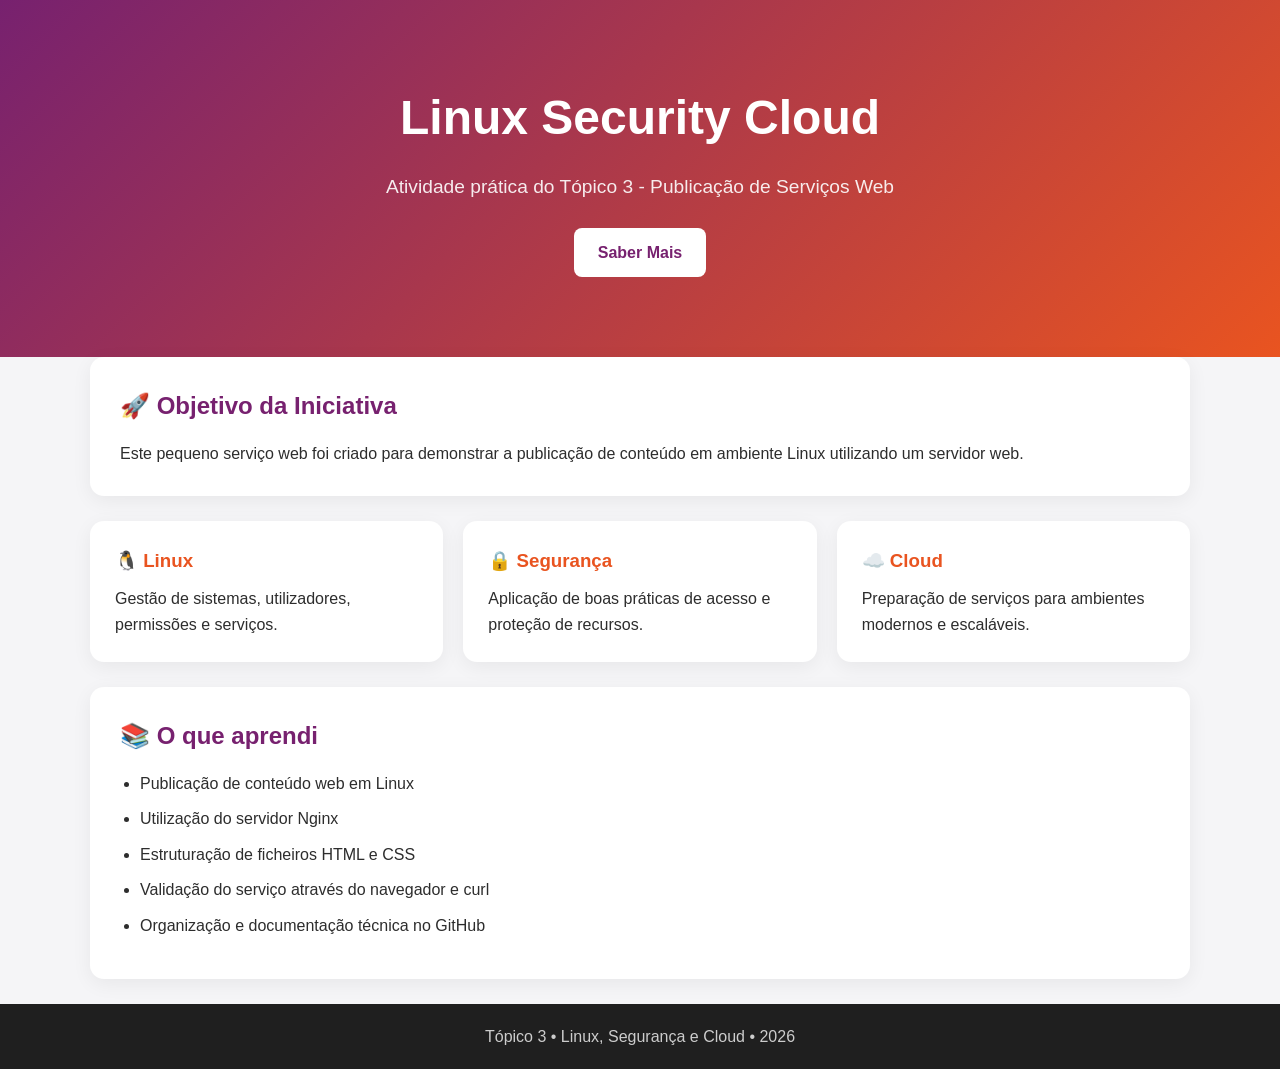
<file: topico-03/atividade-individual/site/index.html>
<!DOCTYPE html>
<html lang="pt">
<head>
    <meta charset="UTF-8">
    <meta name="viewport" content="width=device-width, initial-scale=1.0">
    <title>Linux Security Cloud</title>
    <link rel="stylesheet" href="style.css">
</head>
<body>

<header>
    <div class="container">
        <h1>Linux Security Cloud</h1>
        <p>Atividade prática do Tópico 3 - Publicação de Serviços Web</p>
        <a href="sobre.html" class="btn">Saber Mais</a>
    </div>
</header>

<main class="container">

    <section class="card">
        <h2>🚀 Objetivo da Iniciativa</h2>
        <p>
            Este pequeno serviço web foi criado para demonstrar a publicação
            de conteúdo em ambiente Linux utilizando um servidor web.
        </p>
    </section>

    <section class="features">

        <div class="feature-card">
            <h3>🐧 Linux</h3>
            <p>
                Gestão de sistemas, utilizadores, permissões e serviços.
            </p>
        </div>

        <div class="feature-card">
            <h3>🔒 Segurança</h3>
            <p>
                Aplicação de boas práticas de acesso e proteção de recursos.
            </p>
        </div>

        <div class="feature-card">
            <h3>☁️ Cloud</h3>
            <p>
                Preparação de serviços para ambientes modernos e escaláveis.
            </p>
        </div>

    </section>

    <section class="card">
        <h2>📚 O que aprendi</h2>

        <ul>
            <li>Publicação de conteúdo web em Linux</li>
            <li>Utilização do servidor Nginx</li>
            <li>Estruturação de ficheiros HTML e CSS</li>
            <li>Validação do serviço através do navegador e curl</li>
            <li>Organização e documentação técnica no GitHub</li>
        </ul>
    </section>

</main>

<footer>
    <p>Tópico 3 • Linux, Segurança e Cloud • 2026</p>
</footer>

</body>
</html>
</file>
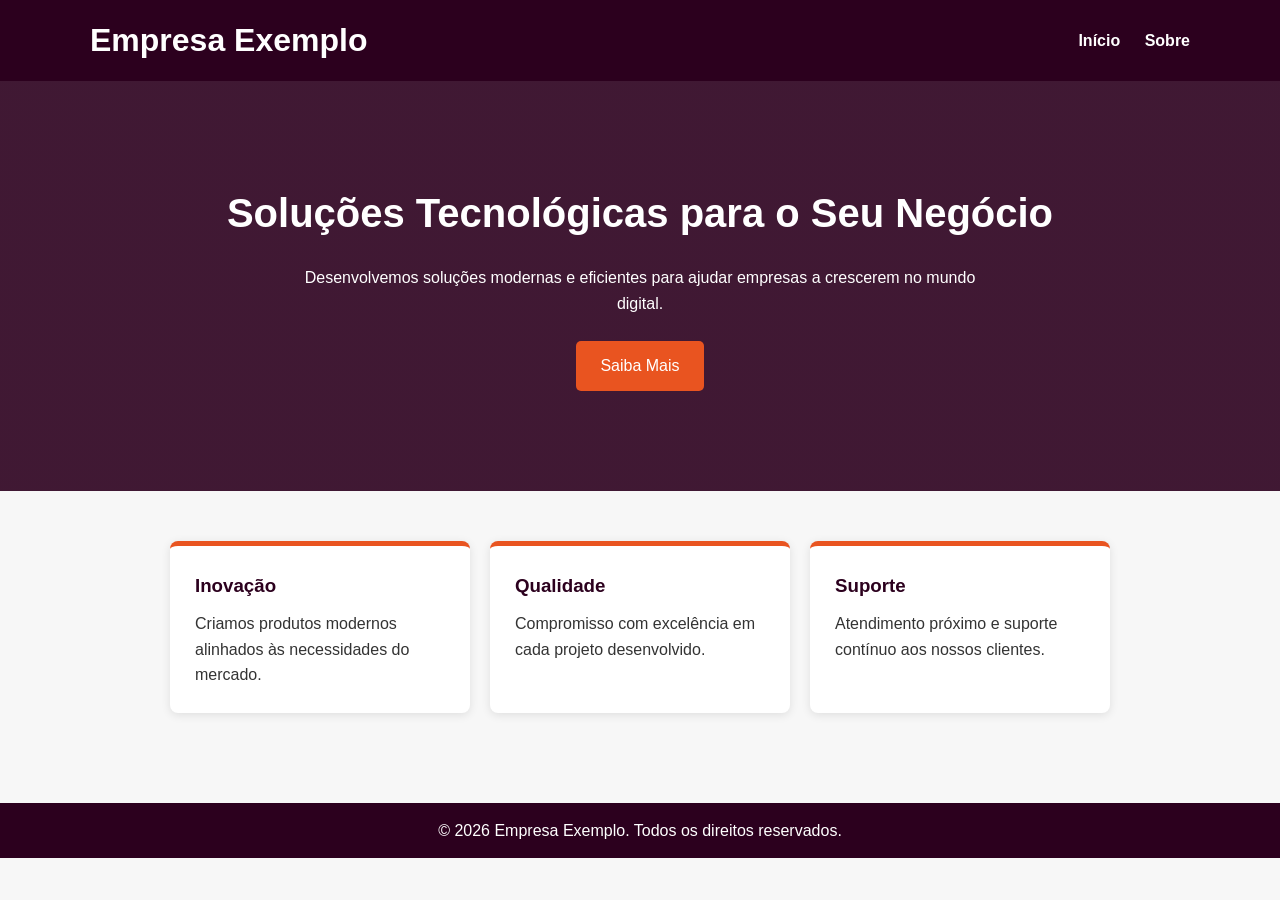
<file: topico-03/trabalho-grupo/site/index.html>
<!DOCTYPE html>
<html lang="pt">
<head>
    <meta charset="UTF-8">
    <meta name="viewport" content="width=device-width, initial-scale=1.0">
    <title>Empresa Exemplo</title>
    <link rel="stylesheet" href="style.css">
</head>
<body>

    <header>
        <div class="container">
            <h1>Empresa Exemplo</h1>
            <nav>
                <a href="/">Início</a>
                <a href="sobre.html">Sobre</a>
            </nav>
        </div>
    </header>

    <main>
        <section class="hero">
            <h2>Soluções Tecnológicas para o Seu Negócio</h2>
            <p>
                Desenvolvemos soluções modernas e eficientes para ajudar
                empresas a crescerem no mundo digital.
            </p>
            <a href="sobre.html" class="btn">Saiba Mais</a>
        </section>

        <section class="cards">
            <div class="card">
                <h3>Inovação</h3>
                <p>Criamos produtos modernos alinhados às necessidades do mercado.</p>
            </div>

            <div class="card">
                <h3>Qualidade</h3>
                <p>Compromisso com excelência em cada projeto desenvolvido.</p>
            </div>

            <div class="card">
                <h3>Suporte</h3>
                <p>Atendimento próximo e suporte contínuo aos nossos clientes.</p>
            </div>
        </section>
    </main>

    <footer>
        <p>&copy; 2026 Empresa Exemplo. Todos os direitos reservados.</p>
    </footer>

</body>
</html>
</file>
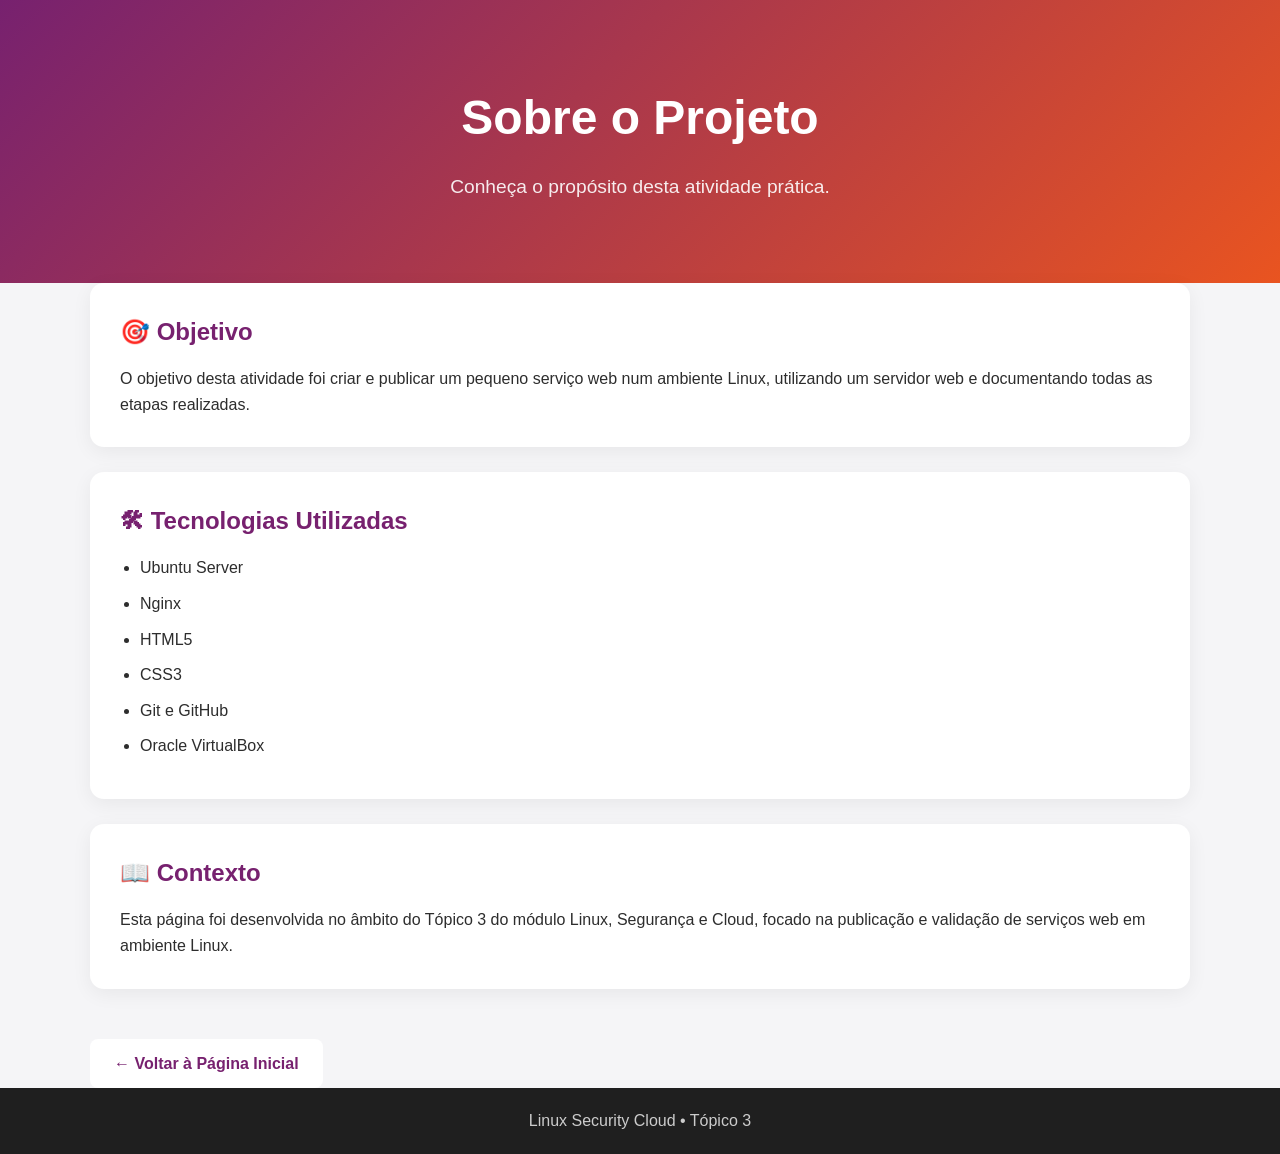
<file: topico-03/atividade-individual/site/sobre.html>
<!DOCTYPE html>
<html lang="pt">
<head>
    <meta charset="UTF-8">
    <meta name="viewport" content="width=device-width, initial-scale=1.0">
    <title>Sobre o Projeto</title>
    <link rel="stylesheet" href="style.css">
</head>
<body>

<header>
    <div class="container">
        <h1>Sobre o Projeto</h1>
        <p>Conheça o propósito desta atividade prática.</p>
    </div>
</header>

<main class="container">

    <section class="card">
        <h2>🎯 Objetivo</h2>

        <p>
            O objetivo desta atividade foi criar e publicar um pequeno
            serviço web num ambiente Linux, utilizando um servidor web
            e documentando todas as etapas realizadas.
        </p>
    </section>

    <section class="card">
        <h2>🛠 Tecnologias Utilizadas</h2>

        <ul>
            <li>Ubuntu Server</li>
            <li>Nginx</li>
            <li>HTML5</li>
            <li>CSS3</li>
            <li>Git e GitHub</li>
            <li>Oracle VirtualBox</li>
        </ul>
    </section>

    <section class="card">
        <h2>📖 Contexto</h2>

        <p>
            Esta página foi desenvolvida no âmbito do Tópico 3 do módulo
            Linux, Segurança e Cloud, focado na publicação e validação
            de serviços web em ambiente Linux.
        </p>
    </section>

    <a href="index.html" class="btn">← Voltar à Página Inicial</a>

</main>

<footer>
    <p>Linux Security Cloud • Tópico 3</p>
</footer>
</file>
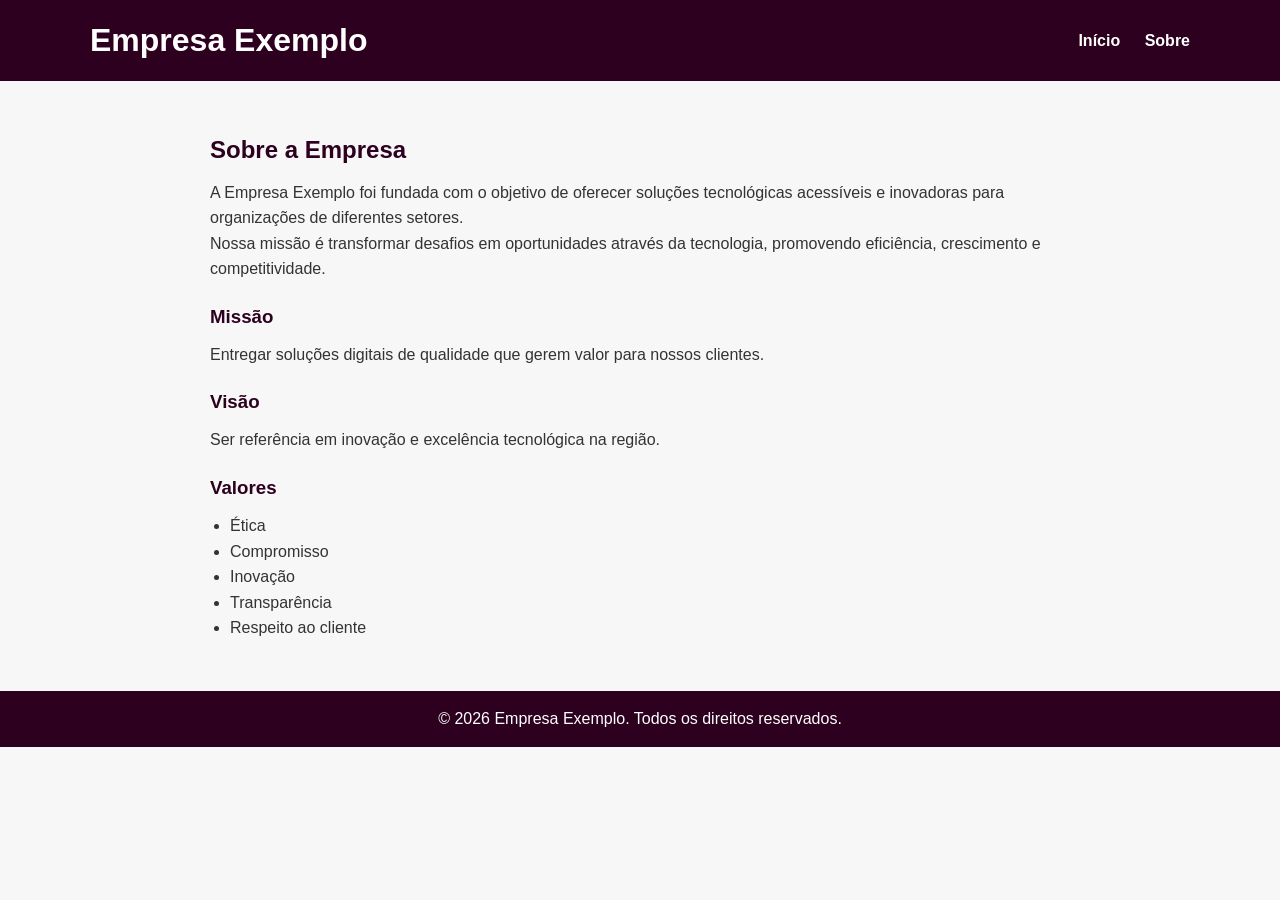
<file: topico-03/trabalho-grupo/site/sobre.html>
<!DOCTYPE html>
<html lang="pt">
<head>
    <meta charset="UTF-8">
    <meta name="viewport" content="width=device-width, initial-scale=1.0">
    <title>Sobre Nós</title>
    <link rel="stylesheet" href="style.css">
</head>
<body>

    <header>
        <div class="container">
            <h1>Empresa Exemplo</h1>
            <nav>
                <a href="/">Início</a>
                <a href="sobre.html">Sobre</a>
            </nav>
        </div>
    </header>

    <main class="content">
        <h2>Sobre a Empresa</h2>

        <p>
            A Empresa Exemplo foi fundada com o objetivo de oferecer soluções
            tecnológicas acessíveis e inovadoras para organizações de diferentes
            setores.
        </p>

        <p>
            Nossa missão é transformar desafios em oportunidades através da
            tecnologia, promovendo eficiência, crescimento e competitividade.
        </p>

        <h3>Missão</h3>
        <p>
            Entregar soluções digitais de qualidade que gerem valor para nossos clientes.
        </p>

        <h3>Visão</h3>
        <p>
            Ser referência em inovação e excelência tecnológica na região.
        </p>

        <h3>Valores</h3>
        <ul>
            <li>Ética</li>
            <li>Compromisso</li>
            <li>Inovação</li>
            <li>Transparência</li>
            <li>Respeito ao cliente</li>
        </ul>
    </main>

    <footer>
        <p>&copy; 2026 Empresa Exemplo. Todos os direitos reservados.</p>
    </footer>

</body>
</html>
</file>
<file: topico-03/atividade-individual/site/style.css>
* {
    margin: 0;
    padding: 0;
    box-sizing: border-box;
}

body {
    font-family: "Ubuntu", Arial, sans-serif;
    background: #f5f5f7;
    color: #2d2d2d;
    line-height: 1.6;
}

.container {
    width: 90%;
    max-width: 1100px;
    margin: auto;
}

header {
    background: linear-gradient(135deg, #77216F, #E95420);
    color: white;
    text-align: center;
    padding: 80px 20px;
}

header h1 {
    font-size: 3rem;
    margin-bottom: 15px;
}

header p {
    font-size: 1.2rem;
    opacity: 0.9;
}

.btn {
    display: inline-block;
    margin-top: 25px;
    background: white;
    color: #77216F;
    text-decoration: none;
    padding: 12px 24px;
    border-radius: 8px;
    font-weight: bold;
    transition: 0.3s;
}

.btn:hover {
    transform: translateY(-2px);
    box-shadow: 0 6px 15px rgba(0,0,0,.15);
}

main {
    margin-top: 40px;
    margin-bottom: 40px;
}

.card {
    background: white;
    padding: 30px;
    border-radius: 14px;
    margin-bottom: 25px;
    box-shadow: 0 5px 20px rgba(0,0,0,.06);
}

.card h2 {
    color: #77216F;
    margin-bottom: 15px;
}

.features {
    display: grid;
    grid-template-columns: repeat(auto-fit, minmax(250px, 1fr));
    gap: 20px;
    margin-bottom: 25px;
}

.feature-card {
    background: white;
    padding: 25px;
    border-radius: 14px;
    box-shadow: 0 5px 20px rgba(0,0,0,.06);
    transition: 0.3s;
}

.feature-card:hover {
    transform: translateY(-4px);
}

.feature-card h3 {
    color: #E95420;
    margin-bottom: 10px;
}

ul {
    margin-left: 20px;
}

li {
    margin-bottom: 10px;
}

footer {
    background: #1f1f1f;
    color: #ccc;
    text-align: center;
    padding: 20px;
}
</file>
<file: topico-03/trabalho-grupo/site/style.css>
* {
    margin: 0;
    padding: 0;
    box-sizing: border-box;
}

body {
    font-family: "Ubuntu", Arial, sans-serif;
    background-color: #f7f7f7;
    color: #333;
    line-height: 1.6;
}

header {
    background-color: #2c001e;
    color: white;
    padding: 15px 0;
}

.container {
    width: 90%;
    max-width: 1100px;
    margin: auto;
    display: flex;
    justify-content: space-between;
    align-items: center;
}

nav a {
    color: white;
    text-decoration: none;
    margin-left: 20px;
    font-weight: bold;
    transition: 0.3s;
}

nav a:hover {
    color: #e95420;
}

.hero {
    text-align: center;
    padding: 100px 20px;
    background: linear-gradient(
        rgba(44, 0, 30, 0.9),
        rgba(44, 0, 30, 0.9)
    );
    color: white;
}

.hero h2 {
    font-size: 2.5rem;
    margin-bottom: 20px;
}

.hero p {
    max-width: 700px;
    margin: 0 auto 25px;
}

.btn {
    display: inline-block;
    background-color: #e95420;
    color: white;
    text-decoration: none;
    padding: 12px 24px;
    border-radius: 5px;
    transition: 0.3s;
}

.btn:hover {
    background-color: #c34113;
}

.cards {
    display: flex;
    justify-content: center;
    gap: 20px;
    padding: 50px 20px;
    flex-wrap: wrap;
}

.card {
    background: white;
    width: 300px;
    padding: 25px;
    border-radius: 8px;
    box-shadow: 0 2px 10px rgba(0,0,0,0.1);
    border-top: 5px solid #e95420;
}

.card h3 {
    margin-bottom: 10px;
    color: #2c001e;
}

.content {
    max-width: 900px;
    margin: 50px auto;
    padding: 0 20px;
}

.content h2,
.content h3 {
    color: #2c001e;
    margin: 20px 0 10px;
}

.content ul {
    margin-left: 20px;
}

footer {
    text-align: center;
    background-color: #2c001e;
    color: white;
    padding: 15px;
    margin-top: 40px;
}
</file>
